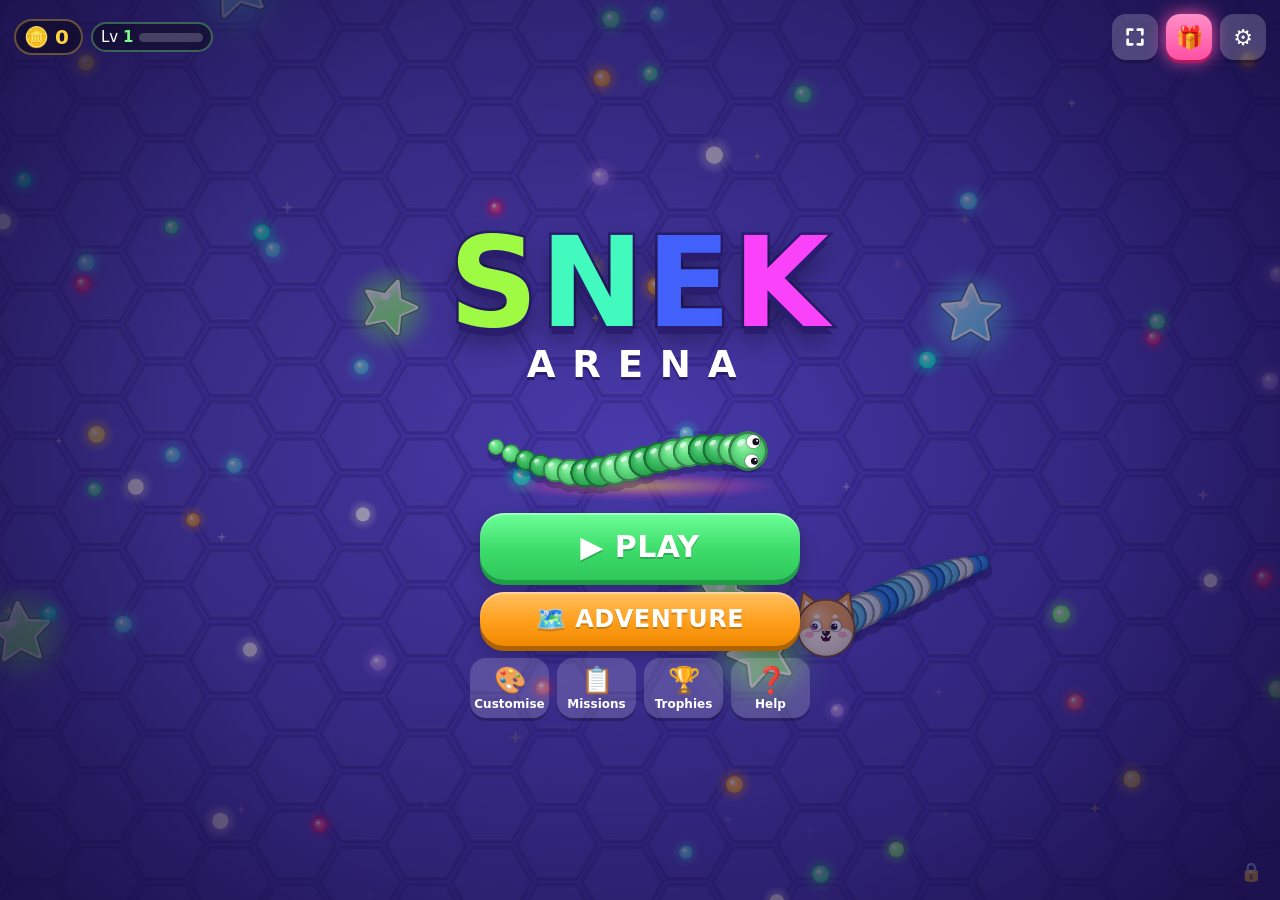
<file: public/index.html>
<!doctype html>
<html lang="en">
<head>
  <meta charset="utf-8">
  <meta name="viewport" content="width=device-width,initial-scale=1,maximum-scale=1,user-scalable=no,viewport-fit=cover">
  <title>Snek Arena</title>
  <meta name="description" content="A colourful snake arena game. No ads, no shop with real money, works offline.">
  <meta name="theme-color" content="#2a1d6e">
  <link rel="manifest" href="manifest.webmanifest">
  <link rel="icon" type="image/png" sizes="192x192" href="icons/icon-192.png">
  <link rel="apple-touch-icon" href="icons/apple-touch-icon.png">
  <meta name="apple-mobile-web-app-capable" content="yes">
  <meta name="mobile-web-app-capable" content="yes">
  <meta name="apple-mobile-web-app-status-bar-style" content="black-translucent">
  <meta name="apple-mobile-web-app-title" content="Snek">
  <meta name="format-detection" content="telephone=no">
  <link rel="stylesheet" href="css/style.css">
</head>
<body>
  <canvas id="game"></canvas>

  <!-- In-game HUD -->
  <div id="hud" class="hud hidden">
    <div class="hud-tl">
      <button id="btn-pause" class="icon-btn" aria-label="Pause">⏸</button>
      <div class="stat-pill big"><span>🐍</span><b id="hud-len">10</b></div>
      <div class="stat-pill"><span>🏆</span><b id="hud-rank">#1</b><span class="sep">😋</span><b id="hud-kills">0</b></div>
      <div id="hud-lives" class="stat-pill lives hidden">❤️</div>
    </div>
    <div id="hud-powers" class="powers"></div>
    <div id="hud-timer" class="hud-timer">3:00</div>
    <ol id="hud-board" class="board"></ol>
    <canvas id="minimap"></canvas>
    <div id="hud-goal" class="hud-goal hidden"><span class="g-ico"></span><span class="g-text"></span><span class="g-bar"><i></i></span></div>
    <button id="btn-boost" class="boost-btn" aria-label="Boost"><span class="bolt">⚡</span><span>BOOST</span></button>
    <div id="toasts" class="toasts"></div>
  </div>
  <div id="joystick" class="joystick hidden"><div class="knob"></div></div>

  <!-- Home -->
  <section id="screen-home" class="screen home">
    <div class="home-top">
      <div class="home-stats">
        <div class="coins"><span class="coin-ico">🪙</span><b class="coin-count">0</b></div>
        <button id="btn-level" class="level-pill" aria-label="Your level">
          <span class="lv">Lv <b id="home-level">1</b></span>
          <span class="xp-bar"><i id="home-xp"></i></span>
        </button>
      </div>
      <div class="top-btns">
        <button id="btn-install" class="icon-btn hidden" aria-label="Install app">📲</button>
        <button id="btn-fullscreen" class="icon-btn hidden" aria-label="Full screen" title="Full screen"></button>
        <button id="btn-gift" class="icon-btn gift hidden" aria-label="Daily gift">🎁</button>
        <button id="btn-settings" class="icon-btn" aria-label="Settings">⚙️</button>
      </div>
    </div>
    <div class="home-main">
      <div class="home-hero">
        <h1 class="logo" aria-label="Snek Arena">
          <span style="--i:0">S</span><span style="--i:1">N</span><span style="--i:2">E</span><span style="--i:3">K</span>
          <small>ARENA</small>
        </h1>
        <div class="pedestal"><canvas id="home-preview" class="home-preview"></canvas></div>
      </div>
      <div class="home-actions">
        <button id="btn-play" class="btn btn-big btn-green pulse">▶ PLAY</button>
        <button id="btn-adventure" class="btn btn-big btn-orange">🗺️ ADVENTURE</button>
        <div class="tiles">
          <button id="btn-skins" class="tile"><span>🎨</span>Customise</button>
          <button id="btn-missions" class="tile"><span>📋</span>Missions<em id="badge-missions" class="badge hidden">0</em></button>
          <button id="btn-trophies" class="tile"><span>🏆</span>Trophies<em id="badge-trophies" class="badge hidden">0</em></button>
          <button id="btn-help" class="tile"><span>❓</span>Help</button>
        </div>
      </div>
    </div>
    <button id="btn-admin" class="admin-lock" aria-label="Grown-up settings">🔒</button>
  </section>

  <!-- Get ready: pick boosters -->
  <section id="screen-ready" class="screen dim hidden">
    <div class="card ready-card">
      <div class="ready-head">
        <button id="btn-ready-back" class="icon-btn dark" aria-label="Back">←</button>
        <h2 id="ready-title">Boosters</h2>
        <div class="coins small"><span class="coin-ico">🪙</span><b class="coin-count">0</b></div>
      </div>
      <div id="ready-goal" class="ready-goal hidden"></div>
      <p class="muted">Tap to add power for this match!</p>
      <div id="booster-grid" class="booster-grid"></div>
      <button id="btn-go" class="btn btn-big btn-green">GO!</button>
    </div>
  </section>

  <!-- Adventure map -->
  <section id="screen-adventure" class="screen list-screen hidden">
    <header class="bar">
      <button id="btn-adv-back" class="btn btn-small btn-ghost">← Back</button>
      <h2>Adventure</h2>
      <div class="coins"><span>⭐</span><b id="adv-stars">0</b></div>
    </header>
    <div id="adv-map" class="adv-map"></div>
  </section>

  <!-- Daily missions -->
  <section id="screen-missions" class="screen dim hidden">
    <div class="card missions-card">
      <h2>📋 Daily Missions</h2>
      <p id="missions-reset" class="muted"></p>
      <div id="missions-list" class="missions-list"></div>
      <button id="btn-missions-close" class="btn btn-green">Done</button>
    </div>
  </section>

  <!-- Trophies + stats -->
  <section id="screen-trophies" class="screen list-screen hidden">
    <header class="bar">
      <button id="btn-trophies-back" class="btn btn-small btn-ghost">← Back</button>
      <h2>Trophies</h2>
      <div class="coins"><span class="coin-ico">🪙</span><b class="coin-count">0</b></div>
    </header>
    <div class="scroll-body">
      <div id="stats-strip" class="stats-strip"></div>
      <div id="trophy-list" class="trophy-list"></div>
    </div>
  </section>

  <!-- Customise (shop) -->
  <section id="screen-shop" class="screen shop hidden">
    <header class="bar">
      <button id="btn-shop-back" class="btn btn-small btn-ghost">← Back</button>
      <h2>Customise</h2>
      <div class="coins"><span class="coin-ico">🪙</span><b class="coin-count">0</b></div>
    </header>
    <div class="shop-tabs">
      <button class="shop-tab active" data-tab="bodies">🐍<span>Bodies</span></button>
      <button class="shop-tab" data-tab="heads">🐶<span>Heads</span></button>
      <button class="shop-tab" data-tab="hats">🎩<span>Hats</span></button>
      <button class="shop-tab" data-tab="trails">✨<span>Trails</span></button>
      <button class="shop-tab" data-tab="arenas">🏟️<span>Arenas</span></button>
    </div>
    <div id="shop-grid" class="shop-grid"></div>
  </section>

  <!-- Snake Maker -->
  <section id="screen-maker" class="screen dim hidden">
    <div class="card maker-card">
      <h2>🎨 Snake Maker</h2>
      <canvas id="maker-preview" class="maker-preview"></canvas>
      <div class="maker-section">
        <span class="maker-label">Colours <small>(tap a slot, then a colour)</small></span>
        <div id="maker-slots" class="maker-slots"></div>
        <div id="maker-palette" class="maker-palette"></div>
      </div>
      <div class="maker-section">
        <span class="maker-label">Pattern</span>
        <div id="maker-patterns" class="chip-row"></div>
      </div>
      <div class="maker-section">
        <span class="maker-label">Eyes</span>
        <div id="maker-eyes" class="chip-row"></div>
      </div>
      <div class="row">
        <button id="btn-maker-cancel" class="btn btn-small btn-ghost">Cancel</button>
        <button id="btn-maker-save" class="btn btn-green">Save &amp; wear</button>
      </div>
    </div>
  </section>

  <!-- How to play -->
  <section id="screen-help" class="screen dim hidden">
    <div class="card help-card">
      <h2>How to play</h2>
      <ul class="tips">
        <li><span>👆</span><div><b>Steer</b> by dragging your finger anywhere (or point with the mouse, or use the arrow keys).</div></li>
        <li><span>🍬</span><div><b>Eat the glowing dots</b> to grow. ⭐ stars are worth extra!</div></li>
        <li><span>🔢</span><div>Every snake has a <b>number badge</b>. <b class="g">Green</b> = smaller, you can eat it. <b class="r">Red</b> = bigger, run away!</div></li>
        <li><span>😋</span><div><b>Bump a smaller snake to chomp it.</b> Crash into a bigger one and you just bounce off — but big snakes can bite your tail! Eat several quickly for a combo.</div></li>
        <li><span>⚡</span><div>Hold <b>BOOST</b> (or a second finger) to zoom. It costs a little size.</div></li>
        <li><span>🎁</span><div><b>Power-ups:</b> 🧲 magnet · ⚡ zoom · ⭐ super star · 2× double · ❄️ freeze · 🍰 candy rain · 🍄 giant</div></li>
        <li><span>🗺️</span><div><b>Adventure:</b> beat levels to earn up to 3 stars each. Every world ends with a <b>boss</b> 💀.</div></li>
        <li><span>🆙</span><div>Every match gives <b>XP</b>. Level up for coins and free hats, trails and arenas!</div></li>
        <li><span>📋</span><div>Do your <b>daily missions</b> and collect <b>trophies</b> for extra coins.</div></li>
      </ul>
      <button id="btn-help-close" class="btn btn-green">Got it!</button>
    </div>
  </section>

  <!-- Kid settings -->
  <section id="screen-settings" class="screen dim hidden">
    <div class="card settings-card">
      <h2>Settings</h2>
      <label class="name-field">Your name
        <input id="name-input" class="name-input" maxlength="14" placeholder="Type your name" autocomplete="off" spellcheck="false" enterkeyhint="done">
      </label>
      <div class="toggles">
        <button class="toggle" data-pref="sound"><span>🔊 Sound</span><i></i></button>
        <button class="toggle" data-pref="music"><span>🎵 Music</span><i></i></button>
        <button class="toggle" data-pref="haptics"><span>📳 Vibration</span><i></i></button>
        <button class="toggle" data-pref="boostLeft"><span>🫲 Boost button on left</span><i></i></button>
        <button class="toggle" data-pref="extendedUi"><span>📊 Extended UI (scoreboard &amp; radar)</span><i></i></button>
      </div>
      <button id="btn-settings-close" class="btn btn-green">Done</button>
    </div>
  </section>

  <!-- Daily gift -->
  <section id="screen-gift" class="screen dim hidden">
    <div class="card gift-card">
      <h2>Daily Gift!</h2>
      <button id="gift-box" class="gift-box" aria-label="Open gift">🎁</button>
      <p id="gift-msg" class="muted">Tap the present!</p>
      <button id="btn-gift-close" class="btn btn-green hidden">Yay!</button>
    </div>
  </section>

  <!-- Pause -->
  <section id="screen-pause" class="screen dim hidden">
    <div class="card">
      <h2>Paused</h2>
      <p id="pause-goal" class="muted hidden"></p>
      <button id="btn-resume" class="btn btn-big btn-green">▶ Resume</button>
      <div class="row">
        <button id="btn-pause-settings" class="btn btn-small btn-ghost">⚙️ Settings</button>
        <button id="btn-quit" class="btn btn-small btn-ghost">End match</button>
      </div>
    </div>
  </section>

  <!-- Results -->
  <section id="screen-over" class="screen dim hidden">
    <div class="card over-card">
      <div id="over-stars" class="stars"><span>★</span><span>★</span><span>★</span></div>
      <h2 id="over-title">Chomped!</h2>
      <p id="over-sub" class="muted"></p>
      <div id="over-stats" class="over-stats"></div>
      <div id="over-best" class="new-best hidden">⭐ NEW BEST! ⭐</div>
      <div class="over-coins">+<b id="over-coins">0</b> <span class="coin-ico">🪙</span></div>
      <ul id="over-breakdown" class="breakdown"></ul>
      <div class="over-xp">
        <span class="lv">Lv <b id="over-level">1</b></span>
        <span class="xp-bar"><i id="over-xp-bar"></i></span>
        <span id="over-xp" class="xp-gain">+0 XP</span>
      </div>
      <div id="over-levelup" class="levelup hidden"></div>
      <div id="over-missions" class="over-missions"></div>
      <button id="btn-again" class="btn btn-big btn-green">▶ Play again</button>
      <div class="row">
        <button id="btn-over-skins" class="btn btn-purple">🎨 Customise</button>
        <button id="btn-over-map" class="btn btn-orange hidden">🗺️ Map</button>
        <button id="btn-home" class="btn btn-blue">🏠 Home</button>
      </div>
    </div>
  </section>

  <!-- Grown-up PIN + settings (filled in by admin.js) -->
  <section id="screen-pin" class="screen dim hidden"></section>
  <section id="screen-admin" class="screen admin hidden"></section>

  <canvas id="confetti" class="confetti"></canvas>

  <noscript><p style="color:#fff;text-align:center;padding:2em">Snek Arena needs JavaScript turned on.</p></noscript>
  <script type="module" src="js/main.js"></script>
</body>
</html>
</file>
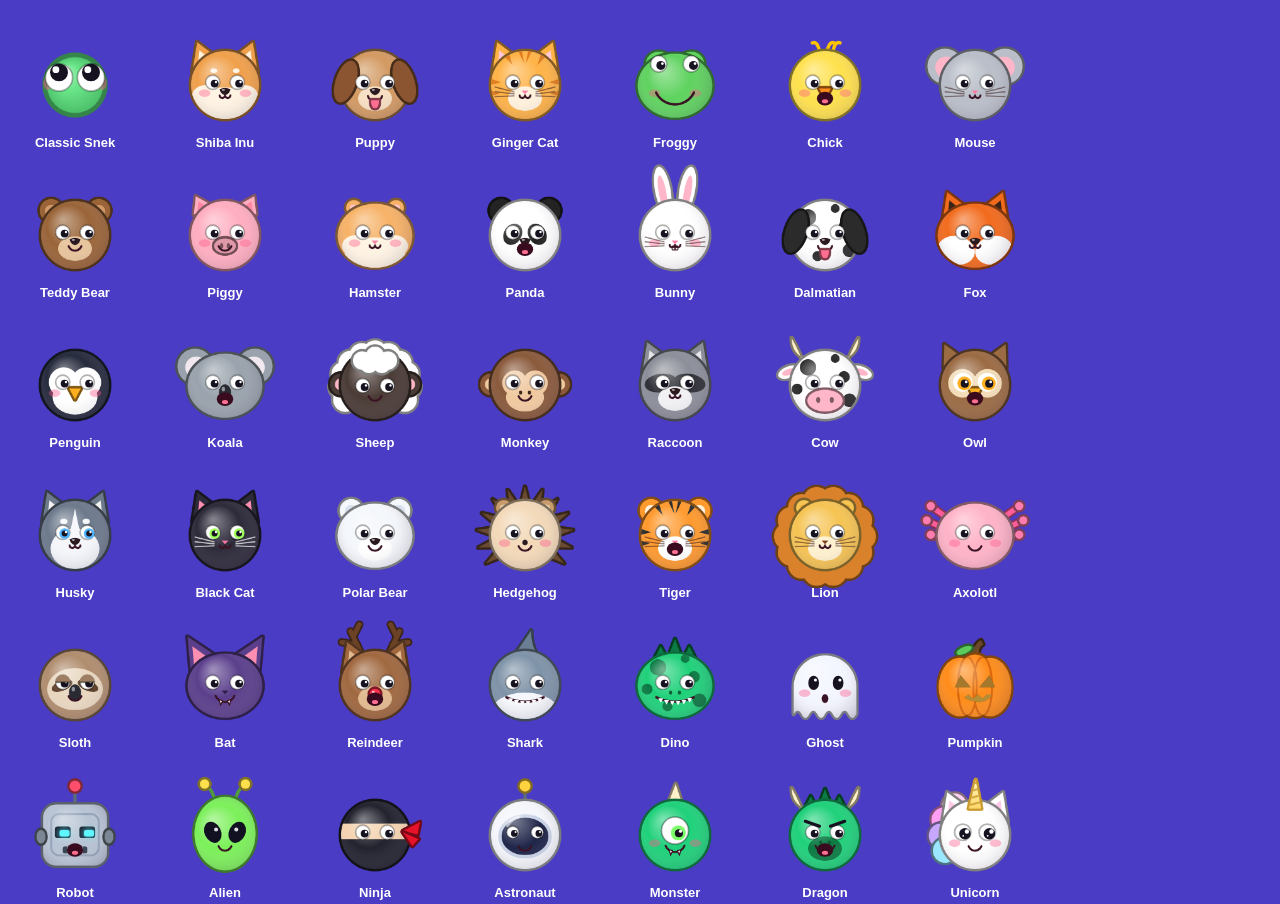
<file: tools/heads.html>
<!doctype html>
<html><body style="margin:0;background:#4a3cc4">
<canvas id="c"></canvas>
<script type="module">
// Dev gallery of every character head (open via a local server).
import { HEAD_DEFS, drawCharHead } from '../public/js/heads.js';
import { drawFace, ballSprite } from '../public/js/render.js';
const ids = Object.keys(HEAD_DEFS);
const cols = 7, cell = 150, rows = Math.ceil(ids.length / cols);
const c = document.getElementById('c');
c.width = cols * cell; c.height = rows * cell;
const g = c.getContext('2d');
const skin = { colors: ['#1fd17a', '#0b7a43'], eyes: 'round', hat: 'none' };
ids.forEach((id, i) => {
  const x = (i % cols) * cell + cell / 2, y = Math.floor(i / cols) * cell + cell / 2 + 10;
  if (HEAD_DEFS[id].classic) { g.drawImage(ballSprite('#5be37d'), x - 34, y - 34, 68, 68); drawFace(g, x, y, 34, -Math.PI / 2, { eyes: 'cute', hat: 'none', colors: ['#5be37d'] }, {}); }
  else drawCharHead(g, x, y, 34, id, skin, { look: 0.6, t: 0, mouth: i % 5 === 0 ? 1 : 0 });
  g.fillStyle = '#fff'; g.font = 'bold 13px sans-serif'; g.textAlign = 'center';
  g.fillText(HEAD_DEFS[id].name, x, y + 62);
});
document.title = 'done';
</script></body></html>
</file>
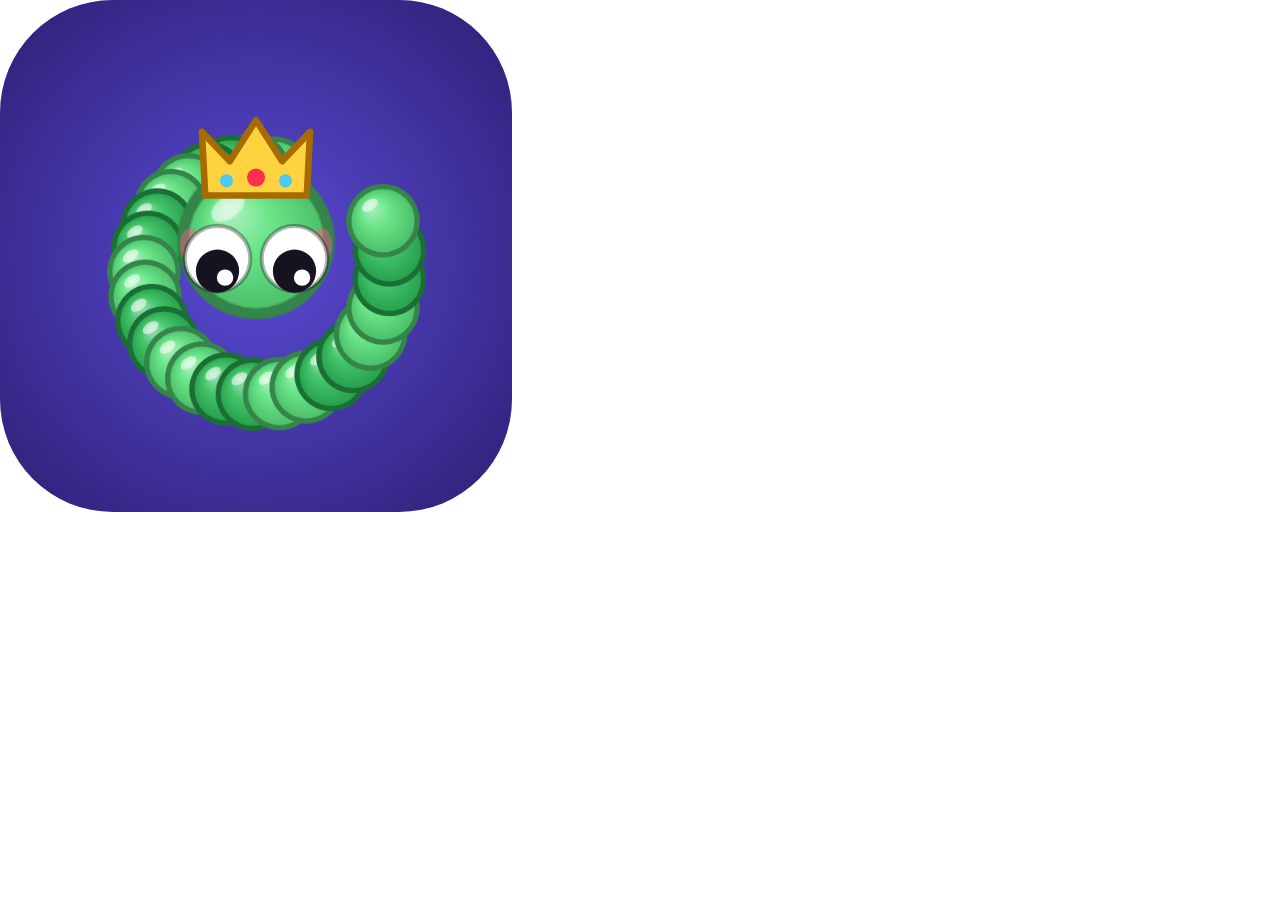
<file: tools/icon.html>
<!doctype html>
<html><body style="margin:0;background:transparent">
<canvas id="c"></canvas>
<script type="module">
// Draws the app icon using the game's own renderer. Used by make-icons.mjs.
import { drawFace, ballSprite } from '../public/js/render.js';
const params = new URLSearchParams(location.search);
const size = +params.get('size') || 512;
const maskable = params.get('maskable') === '1';
const c = document.getElementById('c');
c.width = c.height = size;
const g = c.getContext('2d');
const gr = g.createRadialGradient(size / 2, size / 2, 0, size / 2, size / 2, size * 0.75);
gr.addColorStop(0, '#5a4bd6');
gr.addColorStop(1, '#2a1d6e');
g.fillStyle = gr;
if (maskable) g.fillRect(0, 0, size, size);
else { g.beginPath(); g.roundRect(0, 0, size, size, size * 0.22); g.fill(); }
const k = maskable ? 0.78 : 1;
g.translate(size / 2, size / 2); g.scale(k, k); g.translate(-size / 2, -size / 2);
// body curling around
const colors = ['#5be37d', '#2fbf5b'];
const pts = [];
for (let i = 0; i < 26; i++) {
  const a = -0.6 + i * 0.22;
  const rr = size * (0.27 - i * 0.003);
  pts.push([size / 2 + Math.cos(a) * rr, size * 0.53 + Math.sin(a) * rr]);
}
const r = size * 0.075;
for (let i = pts.length - 1; i >= 1; i--) {
  const s = ballSprite(colors[Math.floor(i / 2) % 2]);
  g.drawImage(s, pts[i][0] - r, pts[i][1] - r, r * 2, r * 2);
}
const hr = size * 0.16;
const hx = size * 0.5, hy = size * 0.47;
g.drawImage(ballSprite('#5be37d'), hx - hr, hy - hr, hr * 2, hr * 2);
drawFace(g, hx, hy, hr, -Math.PI / 2 + 0.0001 + Math.PI, { eyes: 'cute', hat: 'crown', colors }, { t: 0, look: Math.PI / 2 });
document.title = 'done';
</script>
</body></html>
</file>
<file: public/css/style.css>
:root {
  --font: ui-rounded, "SF Pro Rounded", "Arial Rounded MT Bold", "Nunito", "Trebuchet MS", system-ui, sans-serif;
  --ink: #2a1d6e;
  --card: #ffffff;
  --text: #2b2350;
  --muted: #6c6494;
  --green: #3ddc6a;
  --green-d: #1f9e44;
  --purple: #9b5cff;
  --purple-d: #6a2fd1;
  --blue: #3fa9f5;
  --blue-d: #1f6fb8;
  --red: #ff4f6d;
  --red-d: #c21f3e;
  --yellow: #ffd23f;
  --safe-t: env(safe-area-inset-top, 0px);
  --safe-b: env(safe-area-inset-bottom, 0px);
  --safe-l: env(safe-area-inset-left, 0px);
  --safe-r: env(safe-area-inset-right, 0px);
}

* { box-sizing: border-box; -webkit-tap-highlight-color: transparent; }
html, body {
  margin: 0;
  height: 100%;
  overflow: hidden;
  background: #160f3e;
  color: #fff;
  font-family: var(--font);
  font-weight: 700;
  overscroll-behavior: none;
  -webkit-user-select: none;
  user-select: none;
  -webkit-touch-callout: none;
  -webkit-text-size-adjust: 100%;
}
canvas#game { position: fixed; inset: 0; display: block; touch-action: none; }
button { font-family: inherit; cursor: pointer; touch-action: manipulation; }
.hidden { display: none !important; }
.muted { color: var(--muted); font-weight: 600; }
code { background: #f0ecff; padding: 1px 5px; border-radius: 6px; color: var(--purple-d); }
.coin-ico { display: inline-block; animation: coinspin 3s ease-in-out infinite; }
@keyframes coinspin { 0%, 70%, 100% { transform: rotateY(0); } 85% { transform: rotateY(180deg); } }

/* ---------------------------------------------------------- buttons ---- */
.btn {
  position: relative;
  border: 0;
  border-radius: 18px;
  padding: 12px 20px;
  font-size: 18px;
  font-weight: 900;
  color: #fff;
  letter-spacing: 0.5px;
  box-shadow: 0 5px 0 var(--d, rgba(0, 0, 0, 0.25)), 0 8px 18px rgba(0, 0, 0, 0.25), inset 0 2px 0 rgba(255, 255, 255, 0.35);
  transition: transform 0.08s, box-shadow 0.08s, filter 0.1s;
  text-shadow: 0 2px 0 rgba(0, 0, 0, 0.2);
}
.btn:active { transform: translateY(4px) scale(0.98); box-shadow: 0 1px 0 var(--d, rgba(0, 0, 0, 0.25)), 0 3px 8px rgba(0, 0, 0, 0.25); filter: brightness(1.08); }
.btn-big { font-size: 30px; padding: 16px 36px; border-radius: 24px; min-width: 250px; }
.btn-big small { font-size: 16px; opacity: 0.9; }
.btn-small { font-size: 15px; padding: 9px 14px; border-radius: 14px; box-shadow: 0 3px 0 var(--d, rgba(0, 0, 0, 0.2)); }
.btn-small:active { transform: translateY(2px); box-shadow: 0 1px 0 var(--d, rgba(0, 0, 0, 0.2)); }
.btn-green { background: linear-gradient(#6dff98, var(--green) 55%, #2fc85a); --d: var(--green-d); }
.btn-purple { background: linear-gradient(#c49dff, var(--purple)); --d: var(--purple-d); }
.btn-blue { background: linear-gradient(#86ceff, var(--blue)); --d: var(--blue-d); }
.btn-orange { background: linear-gradient(#ffc061, #ff9f1c 55%, #f08800); --d: #b06200; }
.btn-red { background: linear-gradient(#ff8fa2, var(--red)); --d: var(--red-d); }
.btn-ghost { background: rgba(255, 255, 255, 0.18); --d: rgba(0, 0, 0, 0.18); box-shadow: 0 3px 0 var(--d); }
.card .btn-ghost, .admin .btn-ghost { background: #ece8ff; color: var(--ink); text-shadow: none; --d: #c9c0f2; }
.pulse { animation: pulse 1.4s ease-in-out infinite; }
.pulse:active { animation: none; }
@keyframes pulse { 50% { transform: scale(1.05); } }

.icon-btn {
  width: 46px; height: 46px;
  border-radius: 14px;
  border: 0;
  background: rgba(255, 255, 255, 0.2);
  color: #fff;
  font-size: 22px;
  display: grid; place-items: center;
  box-shadow: 0 3px 0 rgba(0, 0, 0, 0.2);
  transition: transform 0.08s;
}
.icon-btn:active { transform: scale(0.9); }
.icon-btn.dark { background: #ece8ff; color: var(--ink); box-shadow: 0 3px 0 #c9c0f2; }
.icon-btn.gift { background: linear-gradient(#ff8fc8, #ff4fa3); animation: wiggle 1.2s ease-in-out infinite; box-shadow: 0 3px 0 #b0175a, 0 0 18px #ff4fa3; }
@keyframes wiggle { 0%, 60%, 100% { transform: rotate(0); } 70% { transform: rotate(-12deg) scale(1.1); } 80% { transform: rotate(12deg) scale(1.1); } 90% { transform: rotate(-6deg); } }
.row { display: flex; gap: 12px; justify-content: center; flex-wrap: wrap; }

/* ---------------------------------------------------------- screens ---- */
.screen {
  position: fixed;
  inset: 0;
  z-index: 10;
  display: flex;
  flex-direction: column;
  align-items: center;
  justify-content: center;
  padding: calc(14px + var(--safe-t)) calc(14px + var(--safe-r)) calc(14px + var(--safe-b)) calc(14px + var(--safe-l));
  animation: fadein 0.2s ease-out;
}
@keyframes fadein { from { opacity: 0; } to { opacity: 1; } }
.screen.dim { background: rgba(20, 10, 60, 0.6); backdrop-filter: blur(4px); -webkit-backdrop-filter: blur(4px); }
.card {
  background: var(--card);
  color: var(--text);
  border-radius: 28px;
  padding: 22px;
  width: min(420px, 100%);
  max-height: 100%;
  overflow: auto;
  text-align: center;
  display: flex;
  flex-direction: column;
  gap: 12px;
  align-items: center;
  box-shadow: 0 10px 0 rgba(0, 0, 0, 0.15), 0 20px 50px rgba(0, 0, 0, 0.4);
  animation: pop 0.3s cubic-bezier(.2, 1.4, .4, 1);
  -webkit-overflow-scrolling: touch;
}
.card h2 { margin: 0; font-size: 30px; color: var(--ink); font-weight: 900; }
.card p { margin: 0; }
@keyframes pop { from { transform: scale(0.8); opacity: 0; } to { transform: scale(1); opacity: 1; } }
.shake { animation: shake 0.4s !important; }
@keyframes shake { 20%, 60% { transform: translateX(-8px); } 40%, 80% { transform: translateX(8px); } }

/* ------------------------------------------------------------- home ---- */
.home { background: radial-gradient(ellipse at center, rgba(30, 15, 80, 0.3), rgba(20, 10, 60, 0.78)); justify-content: space-between; }
.home-top { width: 100%; display: flex; justify-content: space-between; align-items: center; }
.top-btns { display: flex; gap: 8px; }
.coins {
  display: flex; align-items: center; gap: 6px;
  background: rgba(0, 0, 0, 0.38);
  padding: 6px 14px 6px 10px;
  border-radius: 999px;
  font-size: 20px;
  box-shadow: inset 0 0 0 2px rgba(255, 210, 63, 0.35);
}
.coins b { color: var(--yellow); font-variant-numeric: tabular-nums; }
.coins.small { font-size: 16px; padding: 4px 10px 4px 8px; background: #2a1d6e; }
.home-main { display: flex; flex-direction: column; align-items: center; gap: 10px; width: 100%; flex: 1; justify-content: center; }
.home-hero, .home-actions { display: flex; flex-direction: column; align-items: center; gap: 12px; }
.logo {
  margin: 0;
  font-size: clamp(64px, 19vw, 124px);
  line-height: 0.9;
  font-weight: 900;
  letter-spacing: 2px;
  text-align: center;
  animation: drop 0.6s cubic-bezier(.2, 1.4, .4, 1);
}
@keyframes drop { from { transform: translateY(-60px) scale(0.7); opacity: 0; } }
.logo span {
  display: inline-block;
  color: hsl(calc(var(--i) * 70 + 90), 95%, 62%);
  -webkit-text-stroke: 5px #2a1d6e;
  paint-order: stroke fill;
  text-shadow: 0 8px 0 #2a1d6e, 0 14px 24px rgba(0, 0, 0, 0.4);
  animation: bob 1.6s ease-in-out infinite;
  animation-delay: calc(var(--i) * 0.15s);
}
.logo small {
  display: block;
  font-size: 0.3em;
  letter-spacing: 0.45em;
  color: #fff;
  text-shadow: 0 3px 0 #2a1d6e;
  margin-top: 8px;
}
@keyframes bob { 50% { transform: translateY(-10px) rotate(-3deg); } }
.pedestal { position: relative; width: min(360px, 90vw); }
.pedestal::before {
  content: "";
  position: absolute;
  left: 12%; right: 12%; bottom: 4px; height: 26px;
  border-radius: 50%;
  background: radial-gradient(rgba(255, 210, 63, 0.55), rgba(255, 79, 163, 0.25) 50%, transparent 72%);
  filter: blur(2px);
}
.home-preview { position: relative; display: block; width: 100%; height: 110px; }
.name-input {
  font: inherit;
  font-size: 20px;
  text-align: center;
  padding: 10px 16px;
  border-radius: 16px;
  border: 3px solid rgba(255, 255, 255, 0.45);
  background: rgba(0, 0, 0, 0.32);
  color: #fff;
  width: min(280px, 80vw);
  outline: none;
  -webkit-user-select: text;
  user-select: text;
}
.name-input:focus { border-color: var(--yellow); }
.name-input::placeholder { color: rgba(255, 255, 255, 0.55); }
.best { font-size: 18px; opacity: 0.95; text-shadow: 0 2px 0 rgba(0, 0, 0, 0.3); }
.best b { color: var(--yellow); }
.admin-lock {
  position: absolute;
  right: calc(8px + var(--safe-r));
  bottom: calc(8px + var(--safe-b));
  border: 0;
  background: transparent;
  font-size: 18px;
  opacity: 0.3;
  padding: 10px;
}
@media (max-height: 680px) {
  .home-preview { height: 80px; }
  .logo { font-size: 66px; }
  .btn-big { font-size: 24px; padding: 12px 28px; min-width: 220px; }
  .home-main, .home-hero, .home-actions { gap: 8px; }
  .name-input { padding: 7px 12px; font-size: 17px; }
}
/* phones held sideways: logo left, buttons right */
@media (orientation: landscape) and (max-height: 520px) {
  .home-main { flex-direction: row; gap: 4vw; }
  .home-hero, .home-actions { flex: 1; max-width: 420px; }
  .logo { font-size: 64px; }
  .home-preview { height: 80px; }
  .best { font-size: 15px; }
}

/* ------------------------------------------------------------- shop ---- */
.shop { justify-content: flex-start; background: linear-gradient(#3b2a9e, #1e1560); }
.bar { width: 100%; max-width: 900px; display: flex; align-items: center; justify-content: space-between; gap: 10px; margin-bottom: 12px; }
.bar h2 { margin: 0; font-size: 30px; font-weight: 900; text-shadow: 0 3px 0 rgba(0, 0, 0, 0.3); }
.shop-tabs { display: flex; gap: 8px; width: 100%; max-width: 900px; margin-bottom: 10px; }
.shop-tab {
  flex: 1; min-width: 0; border: 0; border-radius: 16px; padding: 8px 4px; font-size: 20px; font-weight: 900;
  background: rgba(255, 255, 255, 0.15); color: #fff; box-shadow: 0 3px 0 rgba(0, 0, 0, 0.2);
  display: flex; flex-direction: column; align-items: center; gap: 2px; line-height: 1;
}
.shop-tab span { font-size: 12px; }
.shop-tab.active { background: #fff; color: var(--ink); box-shadow: 0 4px 0 #c9c0f2; }
.skin-card.head-card canvas { height: 96px; }
.shop-grid {
  width: 100%;
  max-width: 900px;
  overflow-y: auto;
  display: grid;
  grid-template-columns: repeat(auto-fill, minmax(150px, 1fr));
  gap: 12px;
  padding: 4px 4px 24px;
  -webkit-overflow-scrolling: touch;
}
@media (max-width: 380px) { .shop-grid { grid-template-columns: 1fr 1fr; gap: 10px; } }
.skin-card {
  position: relative;
  border: 0;
  border-radius: 20px;
  background: linear-gradient(#ffffff, #efeaff);
  color: var(--text);
  padding: 8px 8px 10px;
  display: flex;
  flex-direction: column;
  align-items: center;
  gap: 2px;
  box-shadow: 0 5px 0 #c9c0f2;
  font-weight: 800;
  transition: transform 0.1s;
  animation: pop 0.3s backwards;
}
.skin-card:active { transform: scale(0.95); }
.skin-card canvas { width: 100%; height: 80px; }
.skin-card .skin-name { font-size: 16px; color: var(--ink); }
.skin-card .skin-status { font-size: 14px; color: var(--muted); }
.skin-card .lock { position: absolute; top: 8px; right: 10px; font-size: 16px; opacity: 0.8; }
.skin-card.locked { background: linear-gradient(#fffaf0, #fff0cc); box-shadow: 0 5px 0 #f0d38a; }
.skin-card.locked .skin-status { color: #b07a00; font-size: 16px; }
.skin-card.selected { outline: 4px solid var(--green); background: linear-gradient(#f2fff5, #d8ffe2); }
.skin-card.selected .skin-status { color: var(--green-d); }
.skin-card.confirm { outline: 4px solid var(--yellow); animation: pulse 0.6s infinite; }
.skin-card.confirm .skin-status { color: #b07a00; }

/* --------------------------------------------------------- boosters ---- */
.ready-card { width: min(520px, 100%); }
.ready-head { display: flex; width: 100%; align-items: center; justify-content: space-between; }
.booster-grid { display: grid; grid-template-columns: repeat(3, 1fr); gap: 10px; width: 100%; }
@media (max-width: 420px) { .booster-grid { grid-template-columns: repeat(2, 1fr); } }
@media (orientation: landscape) and (max-height: 520px) {
  .ready-card { width: min(760px, 100%); gap: 8px; padding: 14px; }
  .ready-card .muted { display: none; }
  .booster-grid { grid-template-columns: repeat(6, 1fr); }
}
.booster {
  position: relative;
  border: 0;
  border-radius: 18px;
  background: #f2efff;
  color: var(--ink);
  padding: 10px 6px 8px;
  display: flex; flex-direction: column; align-items: center; gap: 2px;
  box-shadow: 0 4px 0 #d4ccf5;
  transition: transform 0.1s, background 0.15s;
}
.booster:active { transform: scale(0.94); }
.booster .b-ico { font-size: 34px; line-height: 1.1; transition: transform 0.2s; }
.booster b { font-size: 14px; }
.booster small { font-size: 11px; color: var(--muted); font-weight: 600; line-height: 1.2; min-height: 2.4em; }
.booster .b-price { margin-top: 2px; font-size: 14px; color: #b07a00; font-weight: 900; }
.booster .b-check {
  position: absolute; top: -6px; right: -6px;
  width: 26px; height: 26px; border-radius: 50%;
  background: var(--green); color: #fff; font-size: 16px;
  display: grid; place-items: center;
  box-shadow: 0 2px 0 var(--green-d);
  transform: scale(0); transition: transform 0.2s cubic-bezier(.2, 1.6, .4, 1);
}
.booster.on { background: linear-gradient(#f2fff5, #c8ffd6); box-shadow: 0 4px 0 #7bd896, 0 0 0 3px var(--green) inset; }
.booster.on .b-check { transform: scale(1); }
.booster.on .b-ico { transform: scale(1.15) rotate(-6deg); }

/* --------------------------------------------- help / settings / gift ---- */
.help-card { width: min(480px, 100%); }
.tips { list-style: none; margin: 0; padding: 0; text-align: left; display: flex; flex-direction: column; gap: 9px; font-weight: 600; font-size: 15px; }
.tips li { display: flex; gap: 12px; align-items: flex-start; }
.tips li > span { font-size: 24px; line-height: 1; width: 32px; text-align: center; flex: none; }
.tips .g { color: #16a34a; }
.tips .r { color: #e11d48; }
.toggles { display: flex; flex-direction: column; gap: 8px; width: 100%; }
.toggle {
  display: flex; justify-content: space-between; align-items: center;
  border: 0; border-radius: 16px; background: #f2efff; color: var(--ink);
  padding: 12px 14px; font-size: 17px; font-weight: 800;
}
.toggle i { width: 52px; height: 30px; border-radius: 999px; background: #cfc7ef; position: relative; transition: background 0.2s; flex: none; }
.toggle i::after { content: ""; position: absolute; top: 3px; left: 3px; width: 24px; height: 24px; border-radius: 50%; background: #fff; box-shadow: 0 2px 4px rgba(0, 0, 0, 0.2); transition: transform 0.2s cubic-bezier(.2, 1.4, .4, 1); }
.toggle.on i { background: var(--green); }
.toggle.on i::after { transform: translateX(22px); }
.gift-box {
  font-size: 110px; line-height: 1; border: 0; background: none; padding: 10px;
  animation: wiggle 1.2s ease-in-out infinite;
  filter: drop-shadow(0 8px 0 rgba(0, 0, 0, 0.15));
}
.gift-box.opened { animation: popbig 0.5s cubic-bezier(.2, 1.6, .4, 1); }
@keyframes popbig { from { transform: scale(0.3) rotate(-30deg); } to { transform: scale(1); } }
.big-coins { font-size: 34px; color: #e0a100; }

/* ---------------------------------------------------------- results ---- */
.over-card { gap: 10px; }
.stars { display: flex; gap: 6px; font-size: 46px; line-height: 1; margin-top: -4px; }
.stars span { color: #e3ddf7; text-shadow: 0 3px 0 #cfc7ef; transition: color 0.2s; }
.stars span:nth-child(2) { font-size: 58px; margin-top: -10px; }
.stars span.on { color: var(--yellow); text-shadow: 0 3px 0 #d39c00, 0 0 18px rgba(255, 210, 63, 0.8); animation: popbig 0.4s cubic-bezier(.2, 1.6, .4, 1); }
.over-stats { display: flex; gap: 10px; width: 100%; }
.over-stats div, .stats-grid div { flex: 1; background: #f2efff; border-radius: 16px; padding: 8px 4px; display: flex; flex-direction: column; }
.over-stats b, .stats-grid b { font-size: 26px; color: var(--ink); }
.over-stats span, .stats-grid span { font-size: 12px; color: var(--muted); }
.over-coins { font-size: 40px; font-weight: 900; color: #e0a100; text-shadow: 0 3px 0 #ffe7a0; font-variant-numeric: tabular-nums; }
.breakdown { list-style: none; margin: -6px 0 0; padding: 0; width: 80%; font-size: 14px; color: var(--muted); }
.breakdown li { display: flex; justify-content: space-between; }
.new-best { font-size: 22px; color: #ff4fa3; animation: bob 0.8s ease-in-out infinite; }
@media (orientation: landscape) and (max-height: 520px) {
  .over-card { width: min(640px, 100%); display: grid; grid-template-columns: 1fr 1fr; align-items: center; gap: 6px 16px; padding: 14px; }
  .over-card > * { grid-column: 1; }
  .over-card .over-coins, .over-card .breakdown, .over-card #btn-again, .over-card .row { grid-column: 2; }
  .over-card .over-coins { grid-row: 1 / 3; }
  .over-card .breakdown { grid-row: 3 / 5; width: 100%; }
  .over-card #btn-again { grid-row: 5; min-width: 0; }
  .stars { font-size: 34px; justify-content: center; }
  .stars span:nth-child(2) { font-size: 42px; }
}
.confetti { position: fixed; inset: 0; width: 100%; height: 100%; pointer-events: none; z-index: 60; }

/* -------------------------------------------------------------- HUD ---- */
.hud { position: fixed; inset: 0; pointer-events: none; z-index: 5; }
.hud button { pointer-events: auto; }
.hud-tl > * { flex: none; }
.hud-tl {
  position: absolute;
  left: calc(10px + var(--safe-l));
  top: calc(10px + var(--safe-t));
  display: flex; align-items: center; gap: 6px; flex-wrap: wrap;
  max-width: 58vw;
  flex-wrap: nowrap;
}
.stat-pill {
  background: rgba(10, 5, 40, 0.55);
  border-radius: 999px;
  padding: 6px 11px;
  display: flex; align-items: center; gap: 5px;
  font-size: 16px;
  box-shadow: inset 0 0 0 2px rgba(255, 255, 255, 0.12);
}
.stat-pill.big { font-size: 22px; padding: 5px 14px; background: linear-gradient(#8a5cff, #6a3ae0); box-shadow: 0 3px 0 #4a22a8; }
.stat-pill.bump { animation: bump 0.25s; }
@keyframes bump { 40% { transform: scale(1.18); } }
.stat-pill b { color: #fff; min-width: 1ch; font-variant-numeric: tabular-nums; }
.stat-pill .sep { margin-left: 6px; }
.stat-pill.lives { animation: bob 1s ease-in-out infinite; }
.powers {
  position: absolute;
  left: calc(10px + var(--safe-l));
  top: calc(62px + var(--safe-t));
  display: flex; gap: 6px; flex-wrap: wrap; max-width: 60vw;
}
.pw {
  background: var(--c);
  border: 3px solid #fff;
  border-radius: 14px;
  padding: 2px 7px;
  font-size: 20px;
  display: flex; align-items: center; gap: 3px;
  box-shadow: 0 3px 0 rgba(0, 0, 0, 0.25);
  animation: pop 0.25s cubic-bezier(.2, 1.6, .4, 1);
}
.pw small { font-size: 13px; color: #fff; text-shadow: 0 1px 0 rgba(0, 0, 0, 0.4); font-variant-numeric: tabular-nums; }
.hud-timer {
  position: absolute;
  left: 50%;
  top: calc(10px + var(--safe-t));
  transform: translateX(-50%);
  background: rgba(10, 5, 40, 0.55);
  border-radius: 999px;
  padding: 6px 16px;
  font-size: 22px;
  font-variant-numeric: tabular-nums;
  box-shadow: inset 0 0 0 2px rgba(255, 255, 255, 0.12);
}
.hud-timer.urgent { color: #fff; background: #ff4757; }
.board {
  position: absolute;
  right: calc(10px + var(--safe-r));
  top: calc(10px + var(--safe-t));
  margin: 0;
  padding: 7px 10px;
  list-style: none;
  background: rgba(10, 5, 40, 0.5);
  border-radius: 14px;
  font-size: 13px;
  width: 150px;
}
.board li { display: flex; align-items: center; gap: 5px; line-height: 1.6; }
.board li .n { flex: 1; overflow: hidden; white-space: nowrap; text-overflow: ellipsis; opacity: 0.92; }
.board li.me { color: var(--yellow); }
.board .dot { width: 9px; height: 9px; border-radius: 50%; background: #fff; flex: none; box-shadow: 0 0 0 1.5px rgba(255, 255, 255, 0.6); }
#minimap {
  position: absolute;
  left: calc(10px + var(--safe-l));
  bottom: calc(10px + var(--safe-b));
  width: 110px; height: 110px;
  opacity: 0.9;
}
.boost-btn {
  position: absolute;
  right: calc(18px + var(--safe-r));
  bottom: calc(22px + var(--safe-b));
  width: 96px; height: 96px;
  border-radius: 50%;
  border: 4px solid #fff;
  background: radial-gradient(circle at 35% 30%, #fff1a6, #ffb703 55%, #e08a00);
  color: #6b3b00;
  font-size: 13px;
  font-weight: 900;
  line-height: 1;
  display: none;
  flex-direction: column; align-items: center; justify-content: center;
  box-shadow: 0 6px 0 #b06a00, 0 10px 22px rgba(0, 0, 0, 0.35);
  touch-action: none;
  opacity: 0.92;
  transition: transform 0.06s;
}
.boost-btn .bolt { font-size: 36px; }
.boost-btn.on { transform: translateY(4px) scale(0.94); box-shadow: 0 2px 0 #b06a00, 0 0 30px #ffd23f; filter: brightness(1.15); }
body.touch .boost-btn { display: flex; }
@media (pointer: coarse) { .boost-btn { display: flex; } }
body.boost-left .boost-btn { right: auto; left: calc(18px + var(--safe-l)); }
body.boost-left #minimap { left: auto; right: calc(10px + var(--safe-r)); }
.joystick { position: fixed; left: 0; top: 0; z-index: 6; width: 0; height: 0; pointer-events: none; }
.joystick::before {
  content: "";
  position: absolute;
  width: 120px; height: 120px;
  left: -60px; top: -60px;
  border-radius: 50%;
  border: 4px solid rgba(255, 255, 255, 0.3);
  background: radial-gradient(rgba(255, 255, 255, 0.04), rgba(255, 255, 255, 0.12));
}
.joystick .knob {
  position: absolute; left: 0; top: 0;
  width: 56px; height: 56px;
  border-radius: 50%;
  background: radial-gradient(circle at 35% 30%, #fff, rgba(255, 255, 255, 0.55));
  box-shadow: 0 4px 10px rgba(0, 0, 0, 0.3);
  transform: translate(-50%, -50%);
}
.toasts {
  position: absolute;
  bottom: calc(150px + var(--safe-b));
  left: 50%;
  transform: translateX(-50%);
  display: flex; flex-direction: column; align-items: center; gap: 6px;
  width: 90vw;
}
.toast {
  background: rgba(255, 255, 255, 0.95);
  color: var(--ink);
  padding: 8px 16px;
  border-radius: 999px;
  font-size: 16px;
  box-shadow: 0 4px 0 rgba(0, 0, 0, 0.2);
  animation: pop 0.3s cubic-bezier(.2, 1.4, .4, 1);
  transition: opacity 0.3s, transform 0.3s;
  text-align: center;
}
.toast.out { opacity: 0; transform: translateY(10px); }
@media (max-width: 560px) {
  .board { width: 124px; font-size: 11px; padding: 6px 8px; top: calc(50px + var(--safe-t)); }
  .hud-timer { left: auto; right: calc(10px + var(--safe-r)); transform: none; font-size: 17px; padding: 5px 12px; }
  .powers { top: calc(58px + var(--safe-t)); max-width: calc(100vw - 150px); }
  #minimap { width: 86px; height: 86px; }
  .stat-pill { font-size: 13px; padding: 5px 9px; }
  .stat-pill.big { font-size: 18px; }
  .icon-btn { width: 40px; height: 40px; font-size: 18px; }
  .hud-tl { max-width: calc(100vw - 150px); }
}
@media (orientation: landscape) and (max-height: 520px) {
  .powers { top: calc(56px + var(--safe-t)); }
  .board { font-size: 11px; width: 130px; }
  .toasts { bottom: calc(20px + var(--safe-b)); }
}

/* --------------------------------------------------------------- PIN ---- */
.pin-card { width: min(340px, 100%); }
.pin-dots { display: flex; gap: 10px; min-height: 20px; }
.pin-dots span { width: 16px; height: 16px; border-radius: 50%; border: 3px solid var(--purple); }
.pin-dots span.on { background: var(--purple); }
.pin-pad { display: grid; grid-template-columns: repeat(3, 72px); gap: 10px; }
.pin-pad button {
  height: 58px; border: 0; border-radius: 16px;
  background: #ece8ff; color: var(--ink); font-size: 24px; font-weight: 900;
  box-shadow: 0 4px 0 #c9c0f2;
}
.pin-pad button:active { transform: translateY(3px); box-shadow: 0 1px 0 #c9c0f2; }
.pin-pad .ok { background: var(--green); color: #fff; box-shadow: 0 4px 0 var(--green-d); font-size: 20px; }
.hint { font-size: 13px; color: var(--muted); font-weight: 600; }

/* ------------------------------------------------------------- admin ---- */
.admin { background: #f5f3ff; color: var(--text); padding: 0; align-items: stretch; justify-content: flex-start; -webkit-user-select: text; user-select: text; animation: none; }
.admin-wrap { display: flex; flex-direction: column; height: 100%; width: 100%; max-width: 920px; margin: 0 auto; }
.admin-head {
  display: flex; justify-content: space-between; align-items: center;
  padding: calc(12px + var(--safe-t)) calc(16px + var(--safe-r)) 8px calc(16px + var(--safe-l));
}
.admin-head h2 { margin: 0; color: var(--ink); font-size: 22px; }
.admin-tabs { display: flex; gap: 6px; padding: 0 16px 10px; overflow-x: auto; flex: none; }
.admin-tabs button {
  border: 0; border-radius: 12px; padding: 8px 12px; white-space: nowrap;
  background: #e6e1ff; color: var(--ink); font-weight: 800; font-size: 14px;
}
.admin-tabs button.active { background: var(--purple); color: #fff; }
.admin-body { flex: 1; overflow-y: auto; padding: 4px 16px calc(30px + var(--safe-b)); font-weight: 600; -webkit-overflow-scrolling: touch; }
.admin-body h3 { margin: 18px 0 6px; color: var(--ink); font-size: 17px; }
.admin-body p { line-height: 1.4; }
.admin-actions { display: flex; flex-wrap: wrap; gap: 8px; margin: 10px 0; }
.warn { background: #fff4d6; color: #8a5a00; padding: 8px 12px; border-radius: 12px; }
.skin-rows { list-style: none; margin: 0; padding: 0; display: flex; flex-direction: column; gap: 8px; }
.skin-rows li {
  display: flex; align-items: center; gap: 10px;
  background: #fff; border-radius: 16px; padding: 6px 8px;
  box-shadow: 0 2px 0 #e0daf8;
}
.skin-rows canvas { width: 110px; height: 50px; flex: none; }
.skin-rows .meta { flex: 1; min-width: 0; display: flex; flex-direction: column; }
.skin-rows .meta b { color: var(--ink); }
.skin-rows .meta span { font-size: 13px; color: var(--muted); }
.tag { font-style: normal; font-size: 11px; background: #ffe3e8; color: #b0173a; padding: 1px 6px; border-radius: 6px; margin-left: 4px; }
.tag.ok { background: #dcffe6; color: #1a7a38; }
.row-btns { display: flex; gap: 4px; flex-wrap: wrap; justify-content: flex-end; }
.row-btns button { border: 0; background: #f0ecff; border-radius: 10px; width: 36px; height: 36px; font-size: 15px; color: var(--ink); }
.row-btns button:disabled { opacity: 0.3; }
@media (max-width: 520px) {
  .skin-rows canvas { width: 76px; }
  .row-btns { max-width: 120px; }
}
.form { display: flex; flex-direction: column; gap: 12px; max-width: 520px; }
.form label, .form .field { display: flex; flex-direction: column; gap: 5px; font-size: 14px; color: var(--ink); }
.form label output { display: inline; color: var(--purple-d); }
.form label.check { flex-direction: row; align-items: center; gap: 10px; font-size: 15px; }
.form input:not([type=checkbox]):not([type=color]):not([type=range]), .form select, .admin textarea {
  font: inherit; font-size: 16px; padding: 9px 12px; border-radius: 12px;
  border: 2px solid #d9d2fa; background: #fff; color: var(--text); width: 100%;
}
.admin textarea { font-family: ui-monospace, Menlo, Consolas, monospace; font-size: 12px; margin: 6px 0; }
.form input[type=checkbox] { width: 22px; height: 22px; accent-color: var(--purple); flex: none; }
.form input[type=range] { accent-color: var(--purple); width: 100%; }
.editor { display: flex; gap: 16px; flex-wrap: wrap; margin-top: 10px; }
.editor-preview { width: 100%; max-width: 380px; height: 140px; background: radial-gradient(#6152e0, #30248f); border-radius: 20px; }
.editor .form { flex: 1; min-width: 260px; }
.colors { display: flex; flex-wrap: wrap; gap: 8px; align-items: center; }
.color-chip { position: relative; }
.color-chip input[type=color] { width: 48px; height: 48px; border: 3px solid #fff; border-radius: 12px; padding: 0; box-shadow: 0 0 0 2px #d9d2fa; background: none; }
.color-chip button {
  position: absolute; right: -6px; top: -6px;
  width: 20px; height: 20px; border-radius: 50%; border: 0;
  background: var(--red); color: #fff; font-size: 13px; line-height: 1; padding: 0;
}
.add-color { width: 48px; height: 48px; border-radius: 12px; border: 2px dashed #b9aef0; background: #fff; font-size: 24px; color: var(--purple); }
.stats-grid { display: grid; grid-template-columns: repeat(4, 1fr); gap: 8px; margin: 10px 0; text-align: center; }
@media (max-width: 520px) { .stats-grid { grid-template-columns: repeat(2, 1fr); } }
.admin-flash {
  position: fixed; left: 50%; bottom: calc(30px + var(--safe-b)); transform: translateX(-50%);
  background: var(--ink); color: #fff; padding: 10px 18px; border-radius: 999px; z-index: 100;
  animation: pop 0.2s; font-weight: 800;
}
.admin-flash.bad { background: var(--red-d); }
.head-rows canvas { width: 56px; height: 56px; }
.head-rows .mini { display: flex; align-items: center; gap: 4px; font-size: 14px; color: var(--ink); white-space: nowrap; }
.head-rows .mini input[type=number] { width: 78px; font: inherit; font-size: 15px; padding: 6px 8px; border-radius: 10px; border: 2px solid #d9d2fa; }
.head-rows .mini input[type=checkbox] { width: 20px; height: 20px; accent-color: var(--purple); }
.ask-wrap { position: fixed; inset: 0; z-index: 200; display: grid; place-items: center; padding: 16px; background: rgba(20, 10, 60, 0.55); }
.ask-card { width: min(360px, 100%); font-weight: 700; }

/* Scoreboard + radar only with "Extended UI" on */
body:not(.ext-ui) #hud-board, body:not(.ext-ui) #minimap { display: none; }
@media (max-width: 560px) {
  body:not(.ext-ui) .hud-timer { top: calc(10px + var(--safe-t)); }
}
#btn-fullscreen svg { width: 22px; height: 22px; display: block; }


/* ===================================================== levels & more ==== */
.home-stats { display: flex; align-items: center; gap: 8px; }
.level-pill {
  border: 0; display: flex; align-items: center; gap: 6px;
  background: rgba(0, 0, 0, 0.38); color: #fff; padding: 6px 10px; border-radius: 999px;
  box-shadow: inset 0 0 0 2px rgba(124, 255, 138, 0.35); font-size: 15px;
}
.level-pill .lv b, .over-xp .lv b { color: #7cff8a; }
.xp-bar { display: block; width: 64px; height: 9px; border-radius: 999px; background: rgba(255, 255, 255, 0.2); overflow: hidden; }
.xp-bar i { display: block; height: 100%; width: 0; border-radius: inherit; background: linear-gradient(90deg, #7cff8a, #3ddc97); transition: width 0.9s cubic-bezier(.2, .8, .3, 1); }
.home-actions .btn-big { width: min(320px, 86vw); min-width: 0; }
.home-actions .btn-orange { font-size: 24px; padding: 13px 20px; }
.tiles { display: grid; grid-template-columns: repeat(4, 1fr); gap: 8px; width: min(340px, 92vw); }
.tile {
  position: relative; border: 0; border-radius: 16px; padding: 8px 2px 7px;
  background: rgba(255, 255, 255, 0.16); color: #fff; font-size: 12px; font-weight: 800;
  display: flex; flex-direction: column; align-items: center; gap: 2px;
  box-shadow: 0 3px 0 rgba(0, 0, 0, 0.22); transition: transform 0.08s;
}
.tile:active { transform: translateY(2px) scale(0.96); }
.tile > span { font-size: 26px; line-height: 1.1; }
.badge {
  position: absolute; top: -6px; right: -4px; min-width: 22px; height: 22px; padding: 0 6px;
  border-radius: 999px; background: #ff4757; color: #fff; font-style: normal; font-size: 13px;
  display: grid; place-items: center; box-shadow: 0 2px 0 #a3122a; animation: bob 1s ease-in-out infinite;
}
@media (max-height: 680px) {
  .home-actions .btn-orange { font-size: 20px; padding: 10px 16px; }
  .tile > span { font-size: 22px; }
}
@media (orientation: landscape) and (max-height: 520px) {
  .home-actions .btn-big { width: min(300px, 40vw); }
}
.name-field { display: flex; flex-direction: column; gap: 6px; width: 100%; font-size: 14px; color: var(--muted); text-align: left; }
.settings-card .name-input { width: 100%; background: #f2efff; color: var(--ink); border-color: #d9d2fa; }
.settings-card .name-input::placeholder { color: #9b93c4; }

/* list screens (adventure, trophies) */
.list-screen { justify-content: flex-start; background: linear-gradient(#3b2a9e, #1e1560); }
.scroll-body, .adv-map { width: 100%; max-width: 760px; overflow-y: auto; padding: 4px 2px 30px; -webkit-overflow-scrolling: touch; }

/* adventure map */
.adv-map { display: flex; flex-direction: column; gap: 16px; }
.world { border-radius: 22px; padding: 12px; box-shadow: 0 5px 0 rgba(0, 0, 0, 0.25); }
.world header { display: flex; align-items: center; gap: 8px; margin-bottom: 10px; font-size: 17px; text-shadow: 0 2px 0 rgba(0, 0, 0, 0.25); }
.world header .w-ico { font-size: 26px; }
.world header .w-stars { margin-left: auto; font-size: 14px; background: rgba(0, 0, 0, 0.25); padding: 3px 9px; border-radius: 999px; }
.world-meadow { background: linear-gradient(135deg, #5cbf3a, #2f7a1c); }
.world-candy { background: linear-gradient(135deg, #f77fc4, #b84290); }
.world-ocean { background: linear-gradient(135deg, #2b9bd8, #145a8c); }
.world-space { background: linear-gradient(135deg, #3b3b7e, #10102c); }
.level-grid { display: grid; grid-template-columns: repeat(4, 1fr); gap: 10px; }
.level-node {
  position: relative; border: 0; border-radius: 18px; aspect-ratio: 1; max-width: 100%;
  background: #fff; color: var(--ink); box-shadow: 0 5px 0 rgba(0, 0, 0, 0.28);
  display: flex; flex-direction: column; align-items: center; justify-content: center; gap: 1px; font-weight: 900;
  transition: transform 0.08s;
}
.level-node:active { transform: translateY(3px) scale(0.96); }
.level-node .ln-num { font-size: 17px; }
.level-node .ln-goal { font-size: 22px; line-height: 1; }
.level-node .ln-stars { font-size: 13px; letter-spacing: 1px; }
.level-node .ln-stars i { font-style: normal; color: #d8d1f3; }
.level-node .ln-stars i.on { color: #ffb300; text-shadow: 0 1px 0 #a86b00; }
.level-node.done { background: linear-gradient(#fffbe8, #ffeeb0); }
.level-node.locked { background: rgba(255, 255, 255, 0.35); color: rgba(42, 29, 110, 0.6); box-shadow: 0 5px 0 rgba(0, 0, 0, 0.15); }
.level-node.boss:not(.locked) { background: linear-gradient(#ff8fa2, #ff4757); color: #fff; box-shadow: 0 5px 0 #a3122a; }
.level-node.boss .ln-num { font-size: 22px; }
.level-node:not(.locked):not(.done) { animation: pulse 1.4s ease-in-out infinite; }

/* missions + trophies */
.missions-card { width: min(460px, 100%); }
.missions-list, .trophy-list { display: flex; flex-direction: column; gap: 10px; width: 100%; }
.mission, .trophy {
  display: flex; align-items: center; gap: 10px; text-align: left;
  background: #f2efff; color: var(--ink); border-radius: 18px; padding: 10px 12px;
  box-shadow: 0 3px 0 #d9d2fa;
}
.trophy { background: #fff; }
.mission.ready, .trophy.ready { background: linear-gradient(#f2fff5, #d8ffe2); box-shadow: 0 3px 0 #7bd896; }
.mission.claimed { opacity: 0.65; }
.m-ico, .t-ico { font-size: 30px; flex: none; width: 38px; text-align: center; }
.m-body, .t-body { flex: 1; min-width: 0; display: flex; flex-direction: column; gap: 4px; }
.m-body small, .t-body small { color: var(--muted); font-weight: 600; font-size: 12px; }
.m-bar { display: block; height: 10px; border-radius: 999px; background: #ddd6fb; overflow: hidden; }
.m-bar i { display: block; height: 100%; border-radius: inherit; background: linear-gradient(90deg, #7cff8a, #22c55e); }
.m-done { font-size: 24px; }
.mission .btn:disabled { opacity: 0.5; }
.t-medals { display: flex; gap: 2px; font-size: 16px; }
.t-medals i { font-style: normal; filter: grayscale(1); opacity: 0.35; }
.t-medals i.on { filter: none; opacity: 1; }
.stats-strip { display: grid; grid-template-columns: repeat(3, 1fr); gap: 8px; margin-bottom: 12px; }
.stats-strip div { background: rgba(255, 255, 255, 0.14); border-radius: 16px; padding: 8px 4px; display: flex; flex-direction: column; align-items: center; }
.stats-strip span { font-size: 20px; }
.stats-strip b { font-size: 22px; }
.stats-strip small { font-size: 11px; opacity: 0.8; }
@media (min-width: 640px) { .stats-strip { grid-template-columns: repeat(6, 1fr); } }

/* snake maker + shop extras */
.maker-tile { justify-content: center; background: linear-gradient(#fff6c9, #ffe08a); box-shadow: 0 5px 0 #e0b84a; }
.maker-tile .maker-tile-ico { font-size: 44px; line-height: 80px; }
.skin-card.level-lock { background: linear-gradient(#eefbf0, #d7f5dc); box-shadow: 0 5px 0 #a8dfb2; }
.skin-card.level-lock .skin-status { color: #1a7a38; }
.skin-card.trail-card canvas, .skin-card.theme-card canvas { height: 80px; }
.maker-card { width: min(460px, 100%); gap: 10px; }
.maker-preview { width: 100%; height: 110px; border-radius: 18px; background: radial-gradient(#6152e0, #30248f); }
.maker-section { width: 100%; display: flex; flex-direction: column; gap: 6px; text-align: left; }
.maker-label { font-size: 14px; color: var(--ink); }
.maker-label small { color: var(--muted); font-weight: 600; }
.maker-slots { display: flex; gap: 8px; }
.slot { width: 46px; height: 46px; border-radius: 14px; border: 3px solid #fff; box-shadow: 0 0 0 2px #d9d2fa; font-size: 22px; color: var(--ink); background: #f2efff; }
.slot.on { box-shadow: 0 0 0 4px var(--purple); transform: scale(1.06); }
.maker-palette { display: grid; grid-template-columns: repeat(8, 1fr); gap: 6px; }
.swatch { aspect-ratio: 1; border-radius: 10px; border: 2px solid rgba(0, 0, 0, 0.12); }
.swatch:active { transform: scale(0.9); }
.chip-row { display: flex; flex-wrap: wrap; gap: 6px; }
.chip { border: 0; border-radius: 999px; padding: 7px 12px; background: #f2efff; color: var(--ink); font-weight: 800; font-size: 14px; box-shadow: 0 2px 0 #d9d2fa; }
.chip.on { background: var(--purple); color: #fff; box-shadow: 0 2px 0 var(--purple-d); }

/* ready screen goal */
.ready-goal { display: flex; align-items: center; gap: 10px; width: 100%; text-align: left; background: linear-gradient(#fff6c9, #ffe9a3); color: var(--ink); border-radius: 16px; padding: 10px 12px; }
.ready-goal .rg-ico { font-size: 32px; }
.ready-goal div { display: flex; flex-direction: column; }
.ready-goal small { color: #8a5a00; font-weight: 700; }

/* in-game goal */
.hud-goal {
  position: absolute; left: 50%; bottom: calc(18px + var(--safe-b)); transform: translateX(-50%);
  display: flex; align-items: center; gap: 8px; max-width: min(92vw, 460px);
  background: rgba(10, 5, 40, 0.65); border-radius: 999px; padding: 7px 14px 7px 10px; font-size: 14px;
  box-shadow: inset 0 0 0 2px rgba(255, 210, 63, 0.5);
}
.hud-goal .g-ico { font-size: 20px; }
.hud-goal .g-text { white-space: nowrap; overflow: hidden; text-overflow: ellipsis; }
.hud-goal .g-bar { width: 60px; height: 8px; flex: none; border-radius: 999px; background: rgba(255, 255, 255, 0.2); overflow: hidden; }
.hud-goal .g-bar i { display: block; height: 100%; width: 0; background: linear-gradient(90deg, #ffe14d, #ff9f1c); transition: width 0.3s; }
.hud-goal.done { box-shadow: inset 0 0 0 2px #7cff8a; }
.hud-goal.done .g-bar i { background: #7cff8a; }
@media (max-width: 560px) {
  .hud-goal { bottom: calc(126px + var(--safe-b)); font-size: 13px; }
  .hud-goal .g-bar { width: 44px; }
}

/* results extras */
.over-xp { display: flex; align-items: center; gap: 8px; width: 100%; justify-content: center; color: var(--ink); }
.over-xp .lv b { color: #16a34a; }
.over-xp .xp-bar { width: 140px; height: 12px; background: #e3ddf7; }
.over-xp .xp-gain { color: #16a34a; font-size: 14px; }
.levelup { display: flex; flex-direction: column; gap: 2px; width: 100%; background: linear-gradient(#f2fff5, #c8ffd6); color: #14532d; border-radius: 14px; padding: 8px 10px; animation: popbig 0.5s cubic-bezier(.2, 1.6, .4, 1); }
.levelup span { font-size: 13px; font-weight: 600; }
.over-missions { display: flex; gap: 6px; flex-wrap: wrap; justify-content: center; }
.om { font-size: 13px; background: #f2efff; color: var(--ink); padding: 3px 9px; border-radius: 999px; }
.om.done { background: #d8ffe2; color: #14532d; }
.bar .btn { white-space: nowrap; flex: none; }
.bar h2 { min-width: 0; overflow: hidden; text-overflow: ellipsis; white-space: nowrap; }
@media (max-width: 420px) { .bar h2 { font-size: 24px; } .bar .coins { font-size: 16px; } }
.level-pill { white-space: nowrap; }
.home-top { gap: 6px; }
@media (max-width: 380px) {
  .home-top .coins { font-size: 15px; padding: 4px 10px 4px 7px; }
  .level-pill { font-size: 13px; padding: 4px 8px; gap: 4px; }
  .level-pill .xp-bar { width: 34px; }
  .home-top .top-btns { gap: 4px; }
  .home-top .icon-btn { width: 34px; height: 34px; font-size: 16px; border-radius: 11px; }
  #btn-fullscreen svg { width: 18px; height: 18px; }
}
</file>
